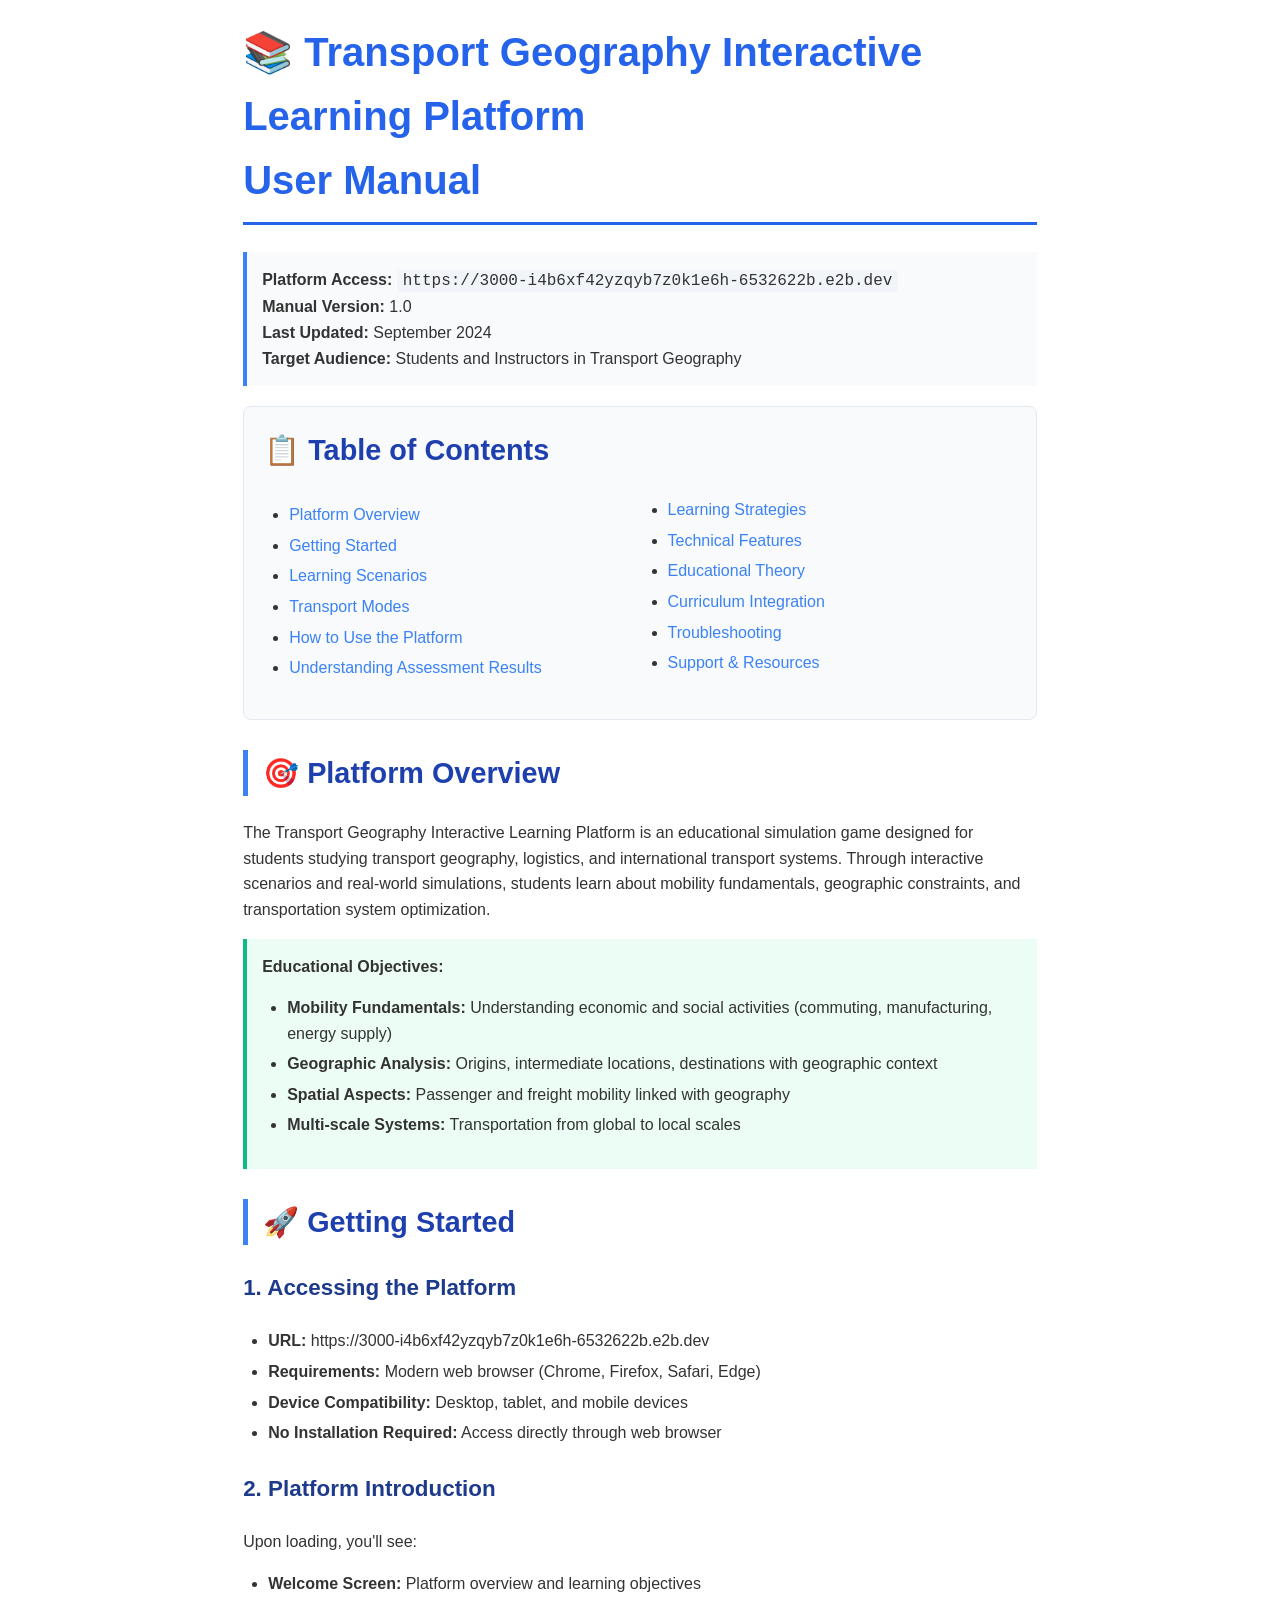
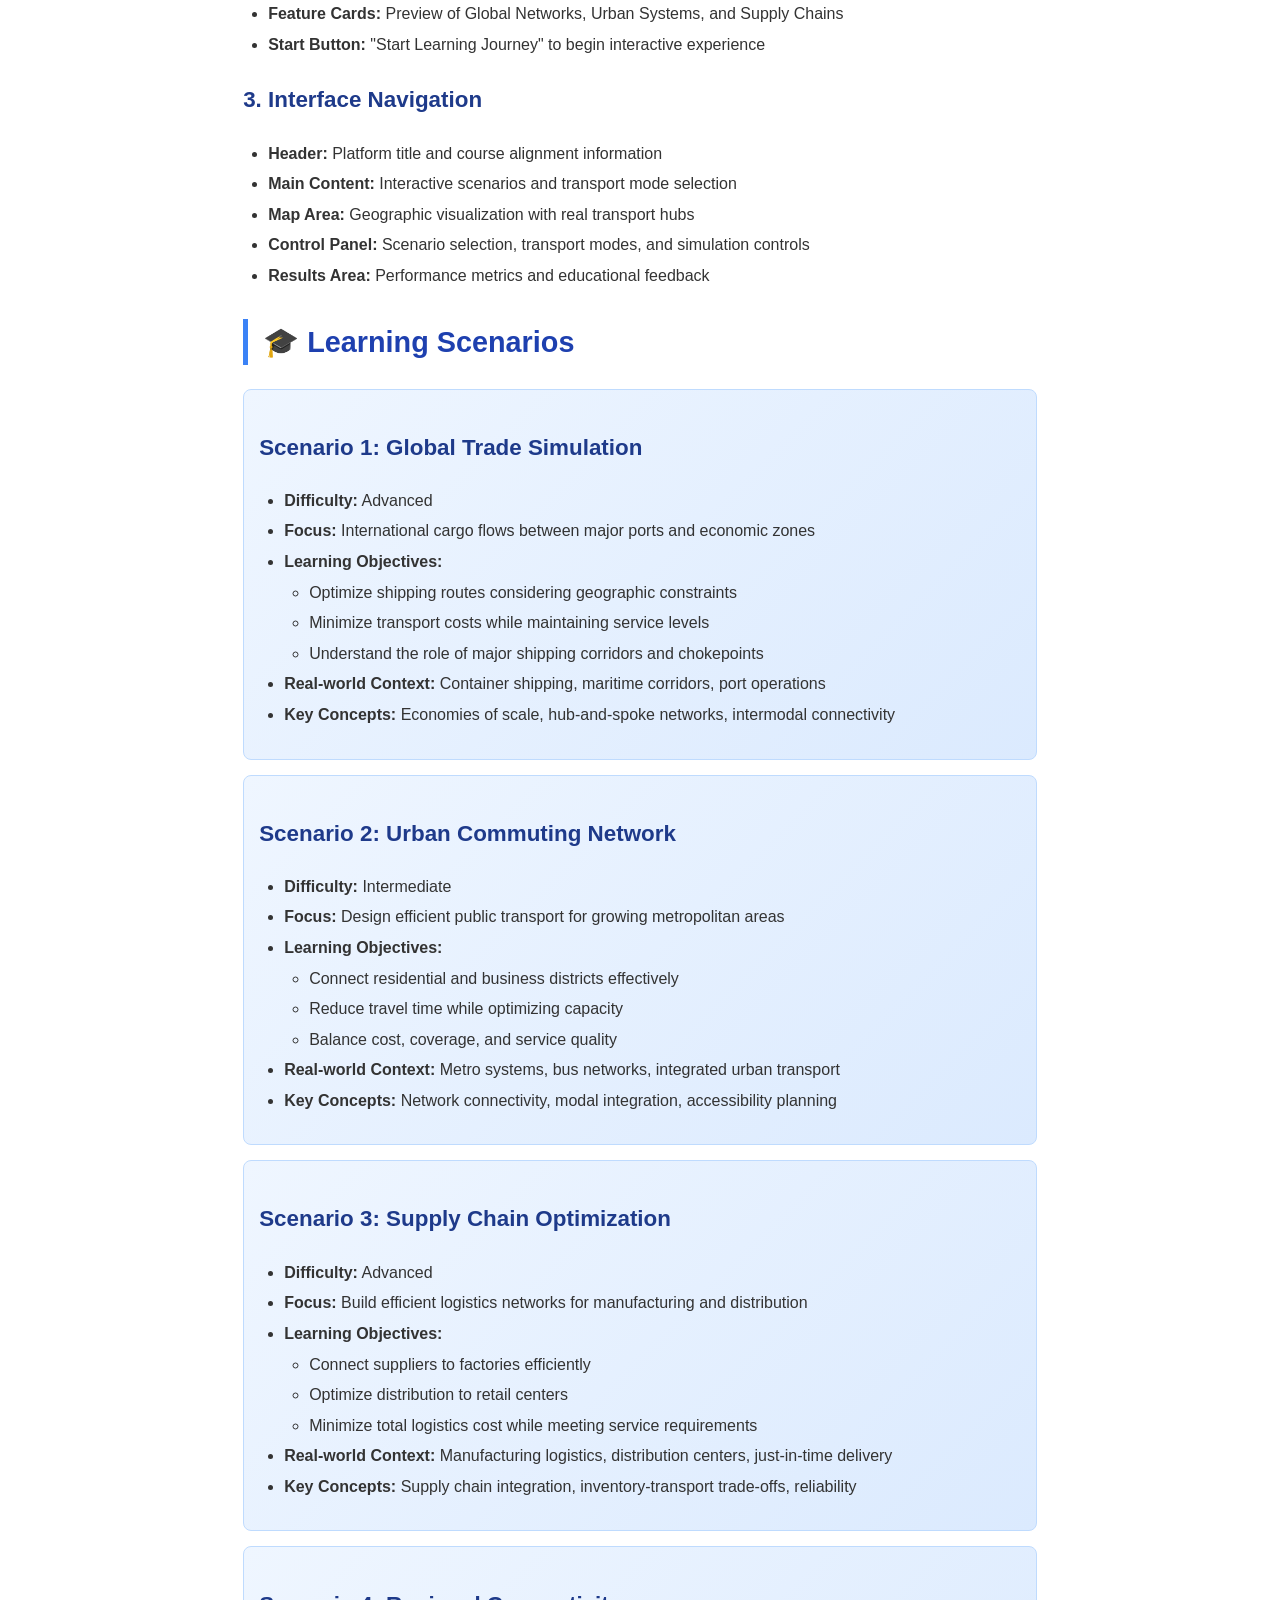
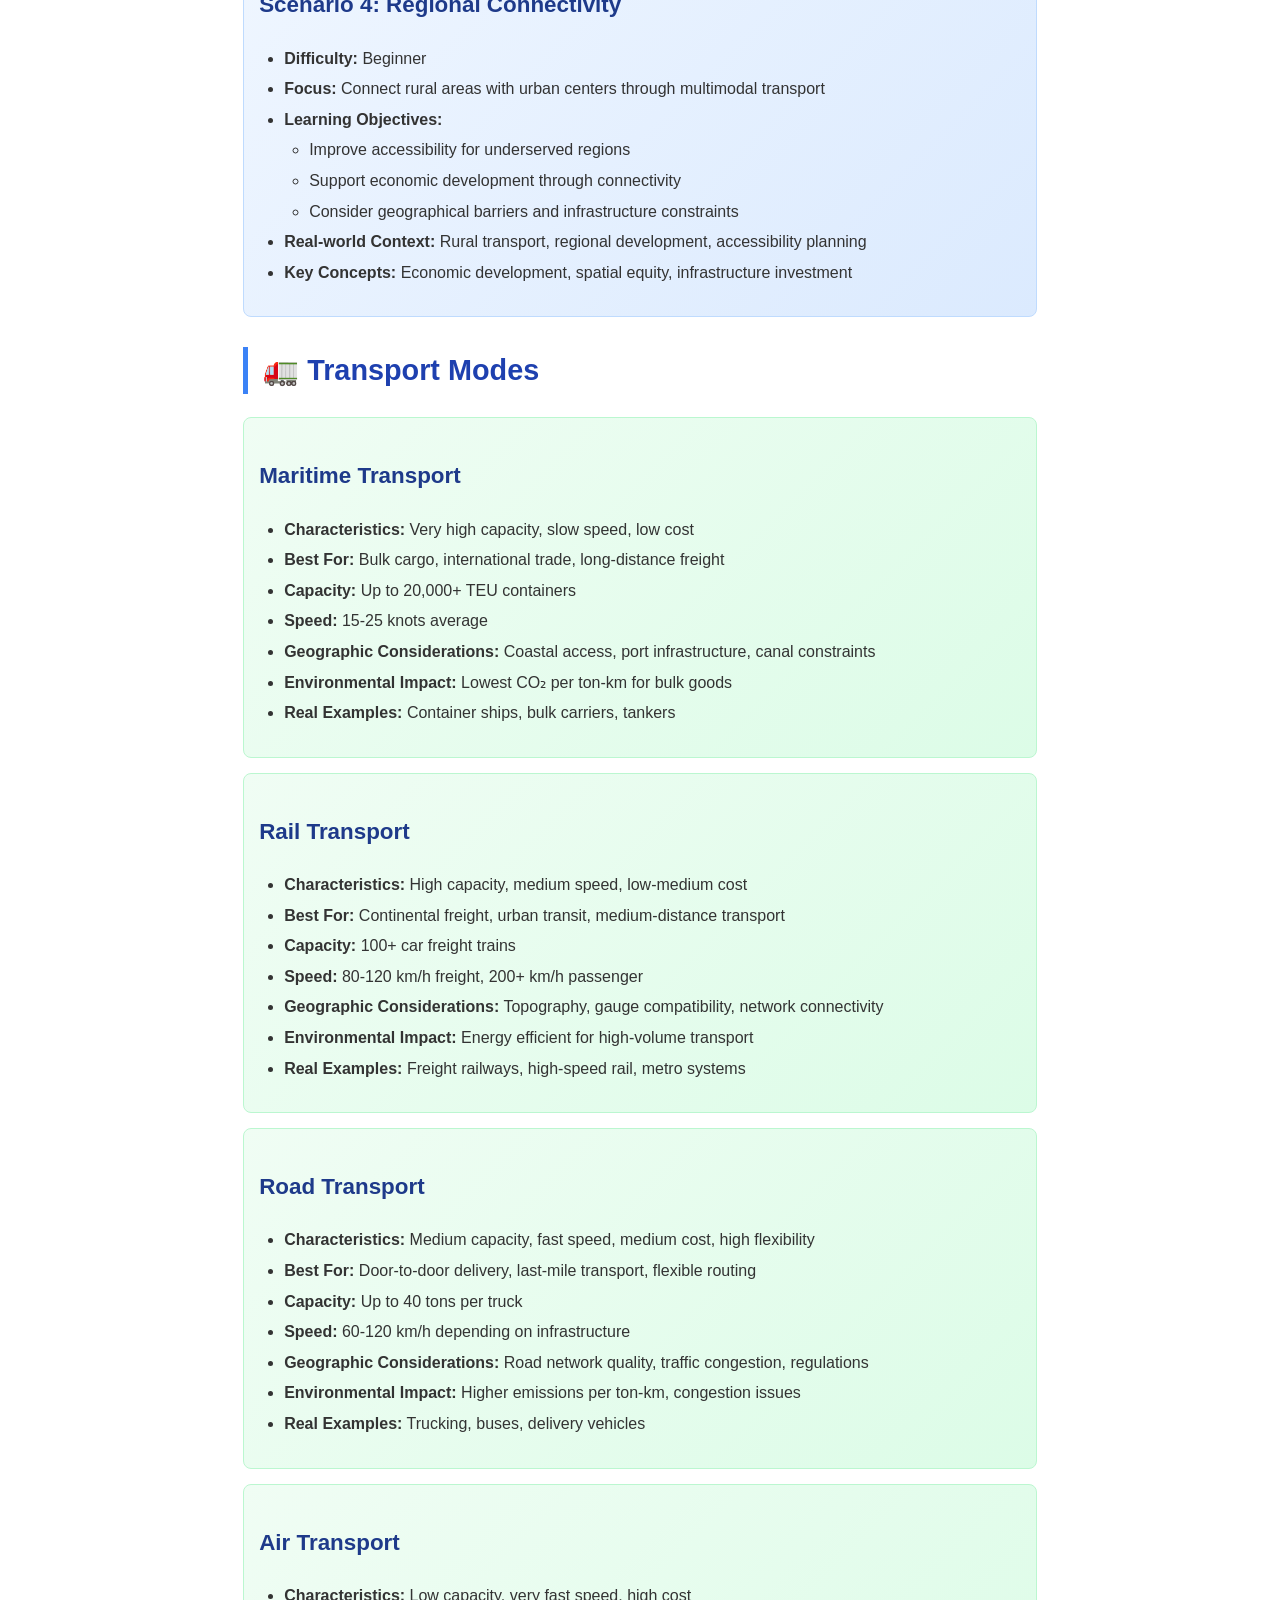
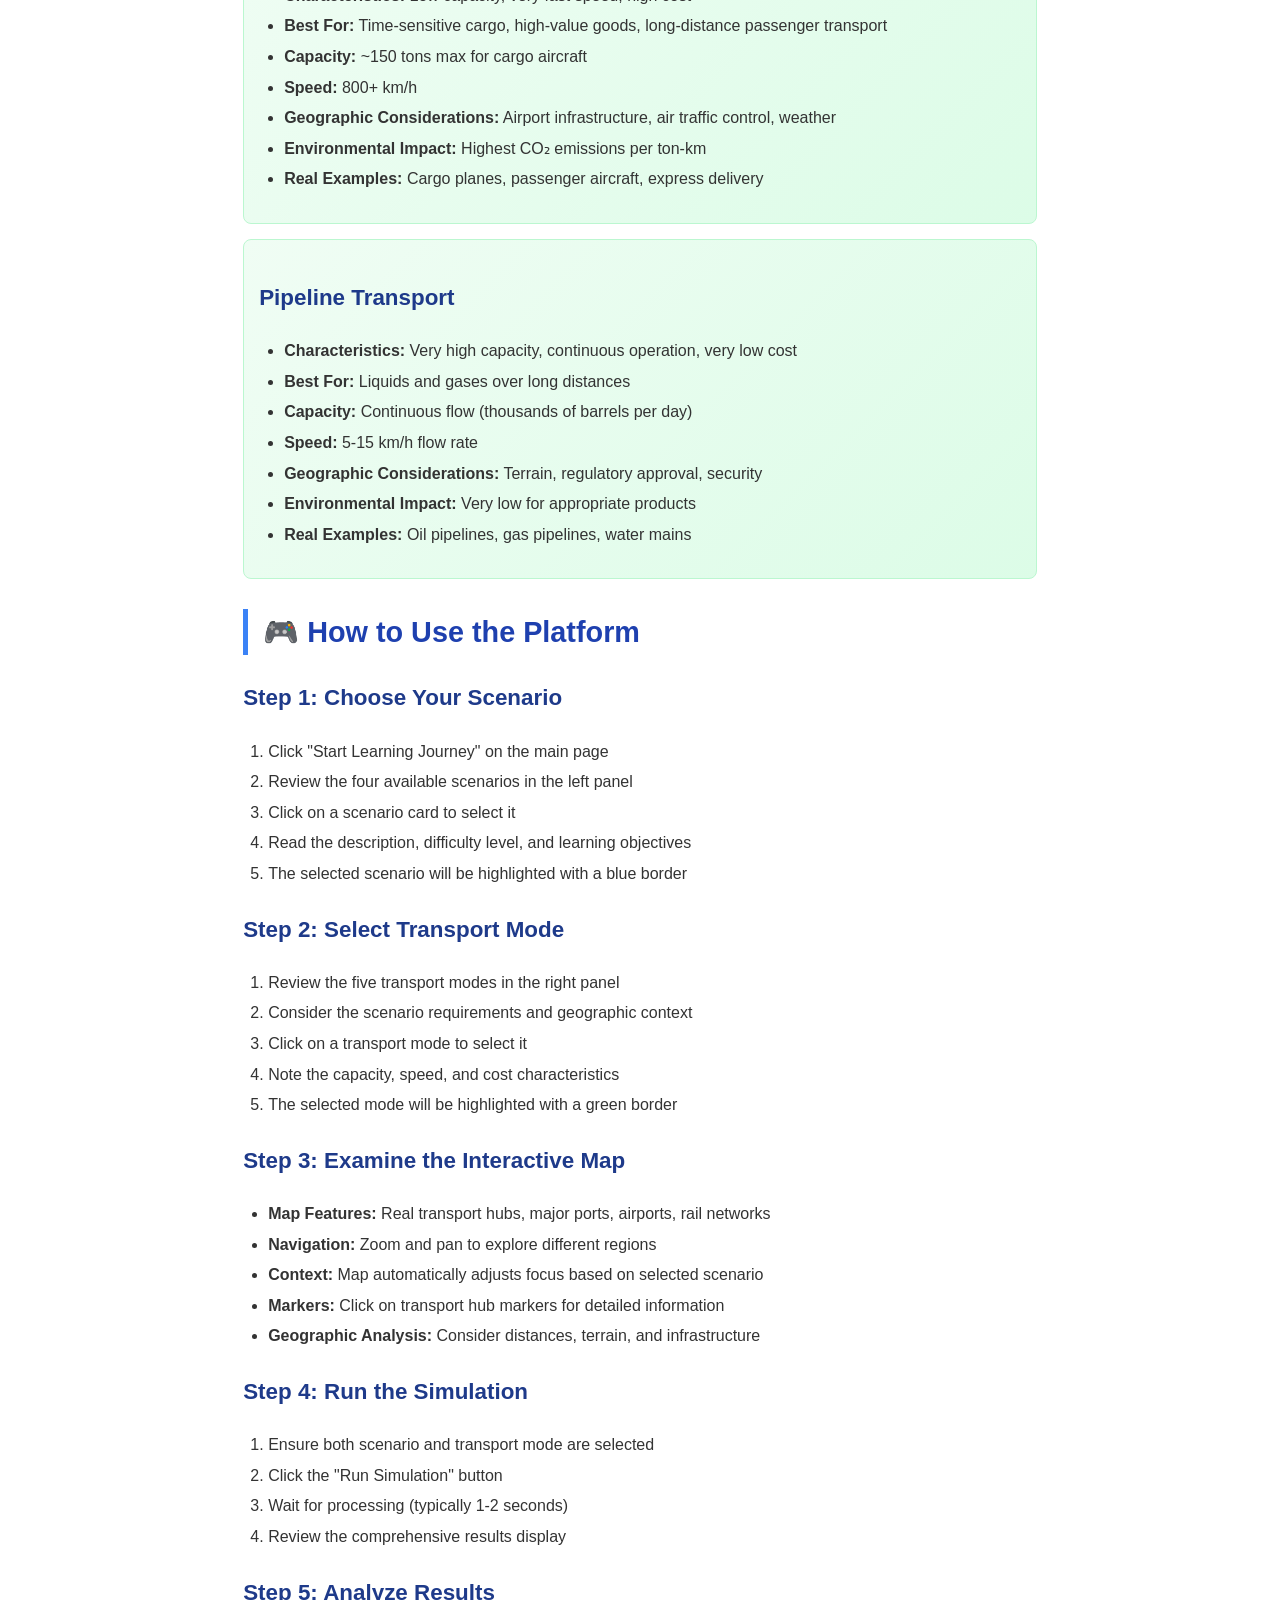
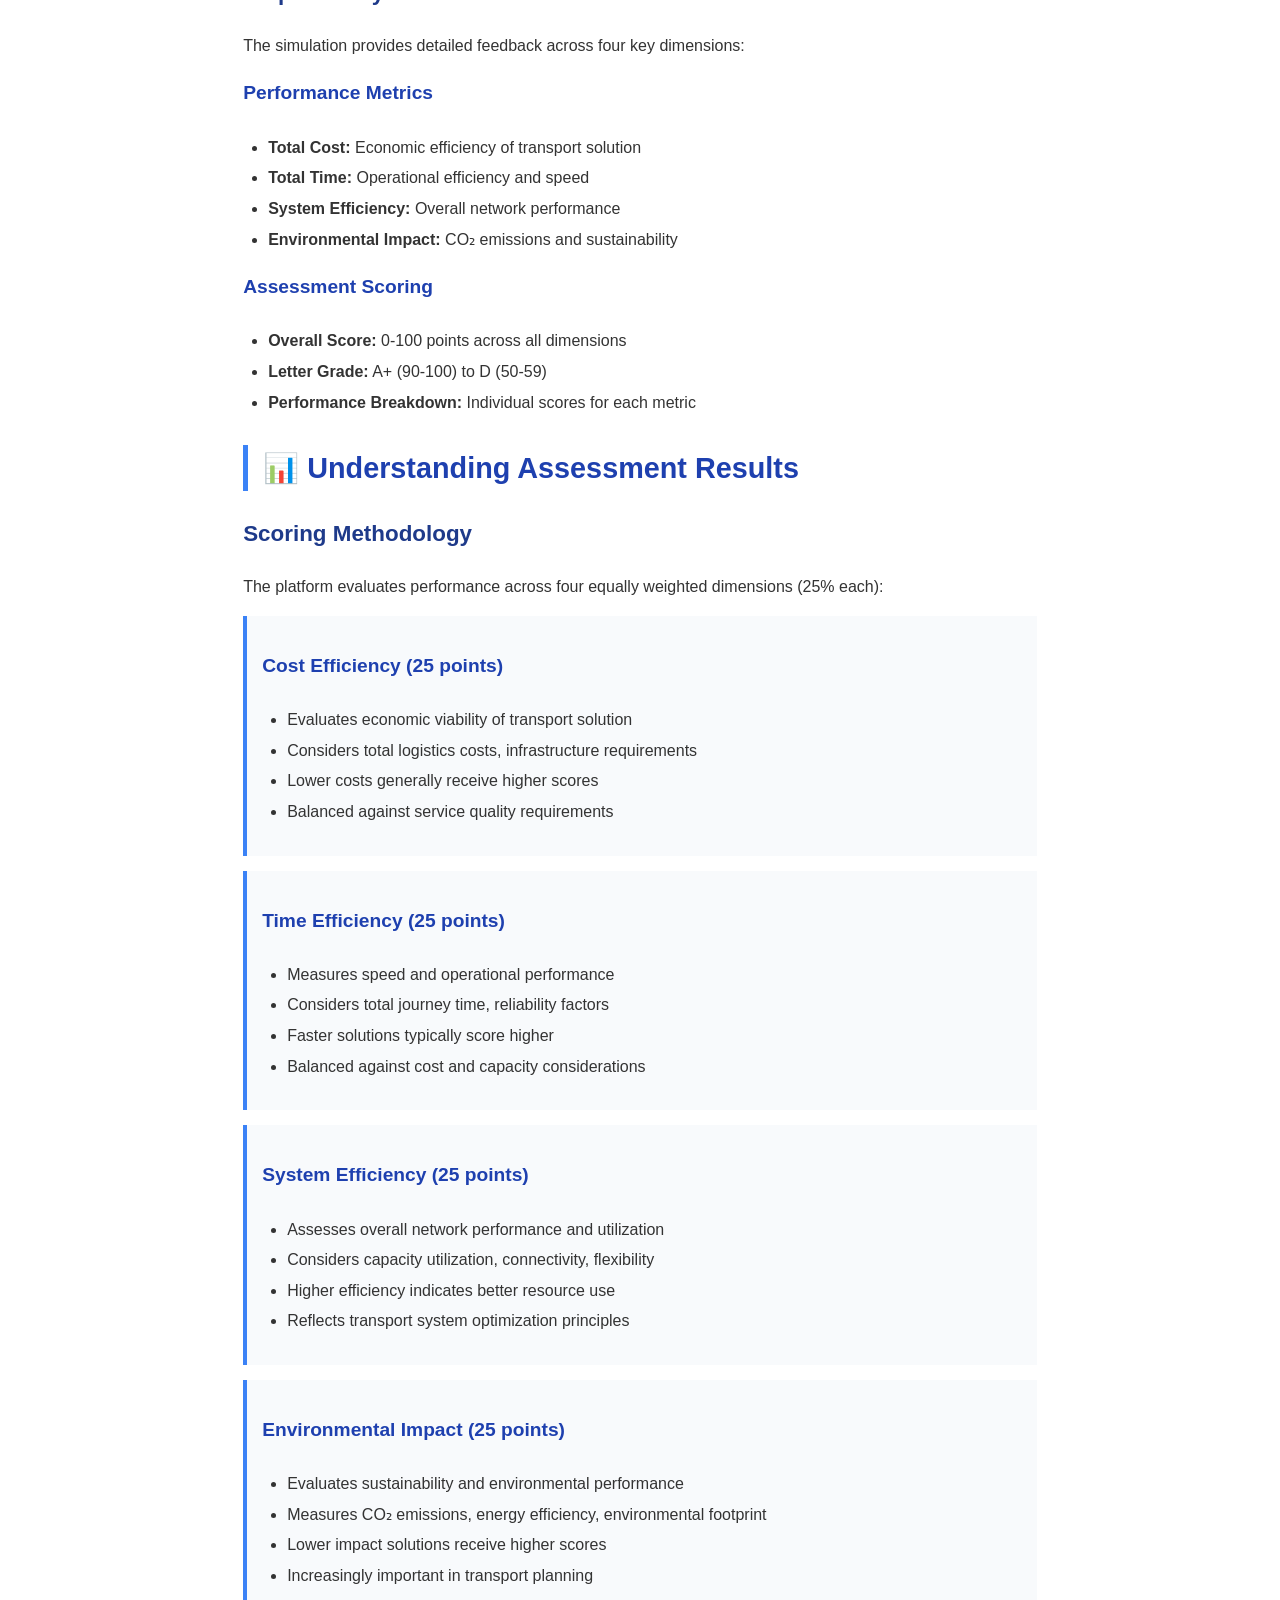
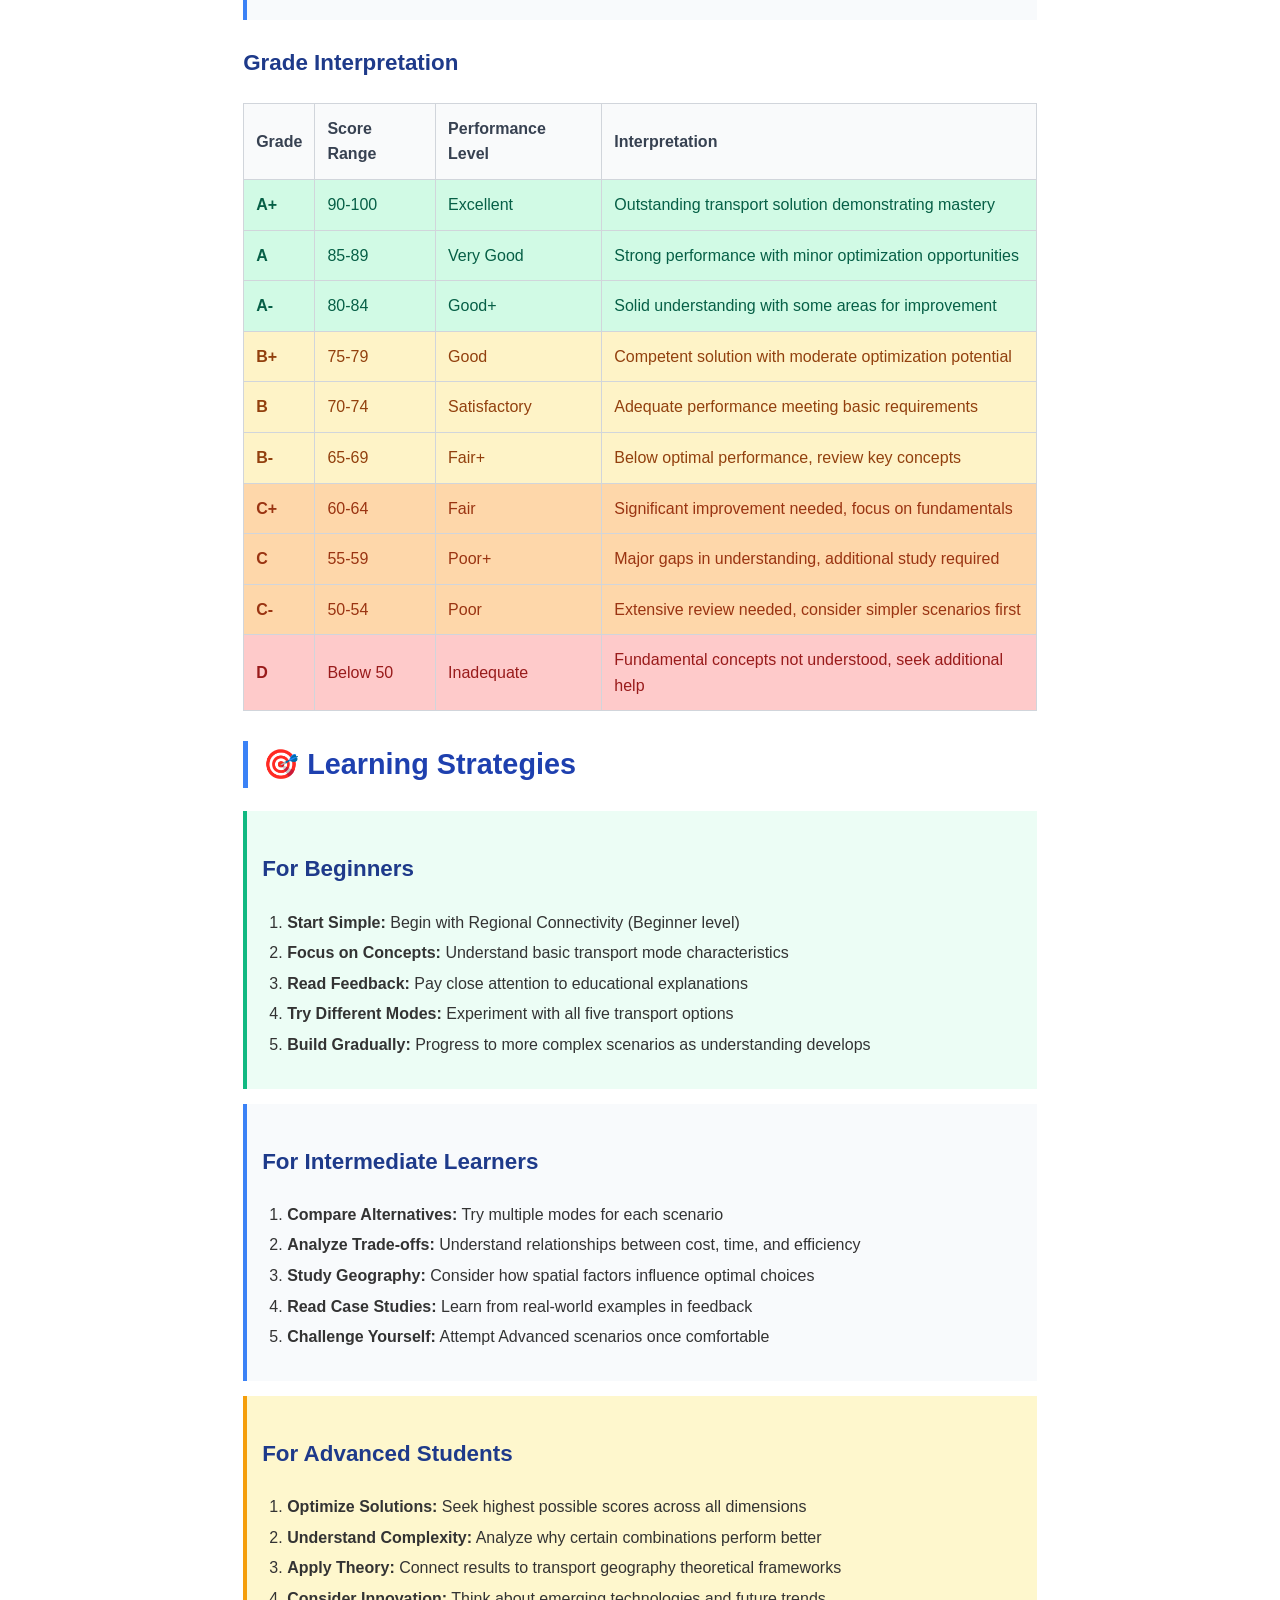
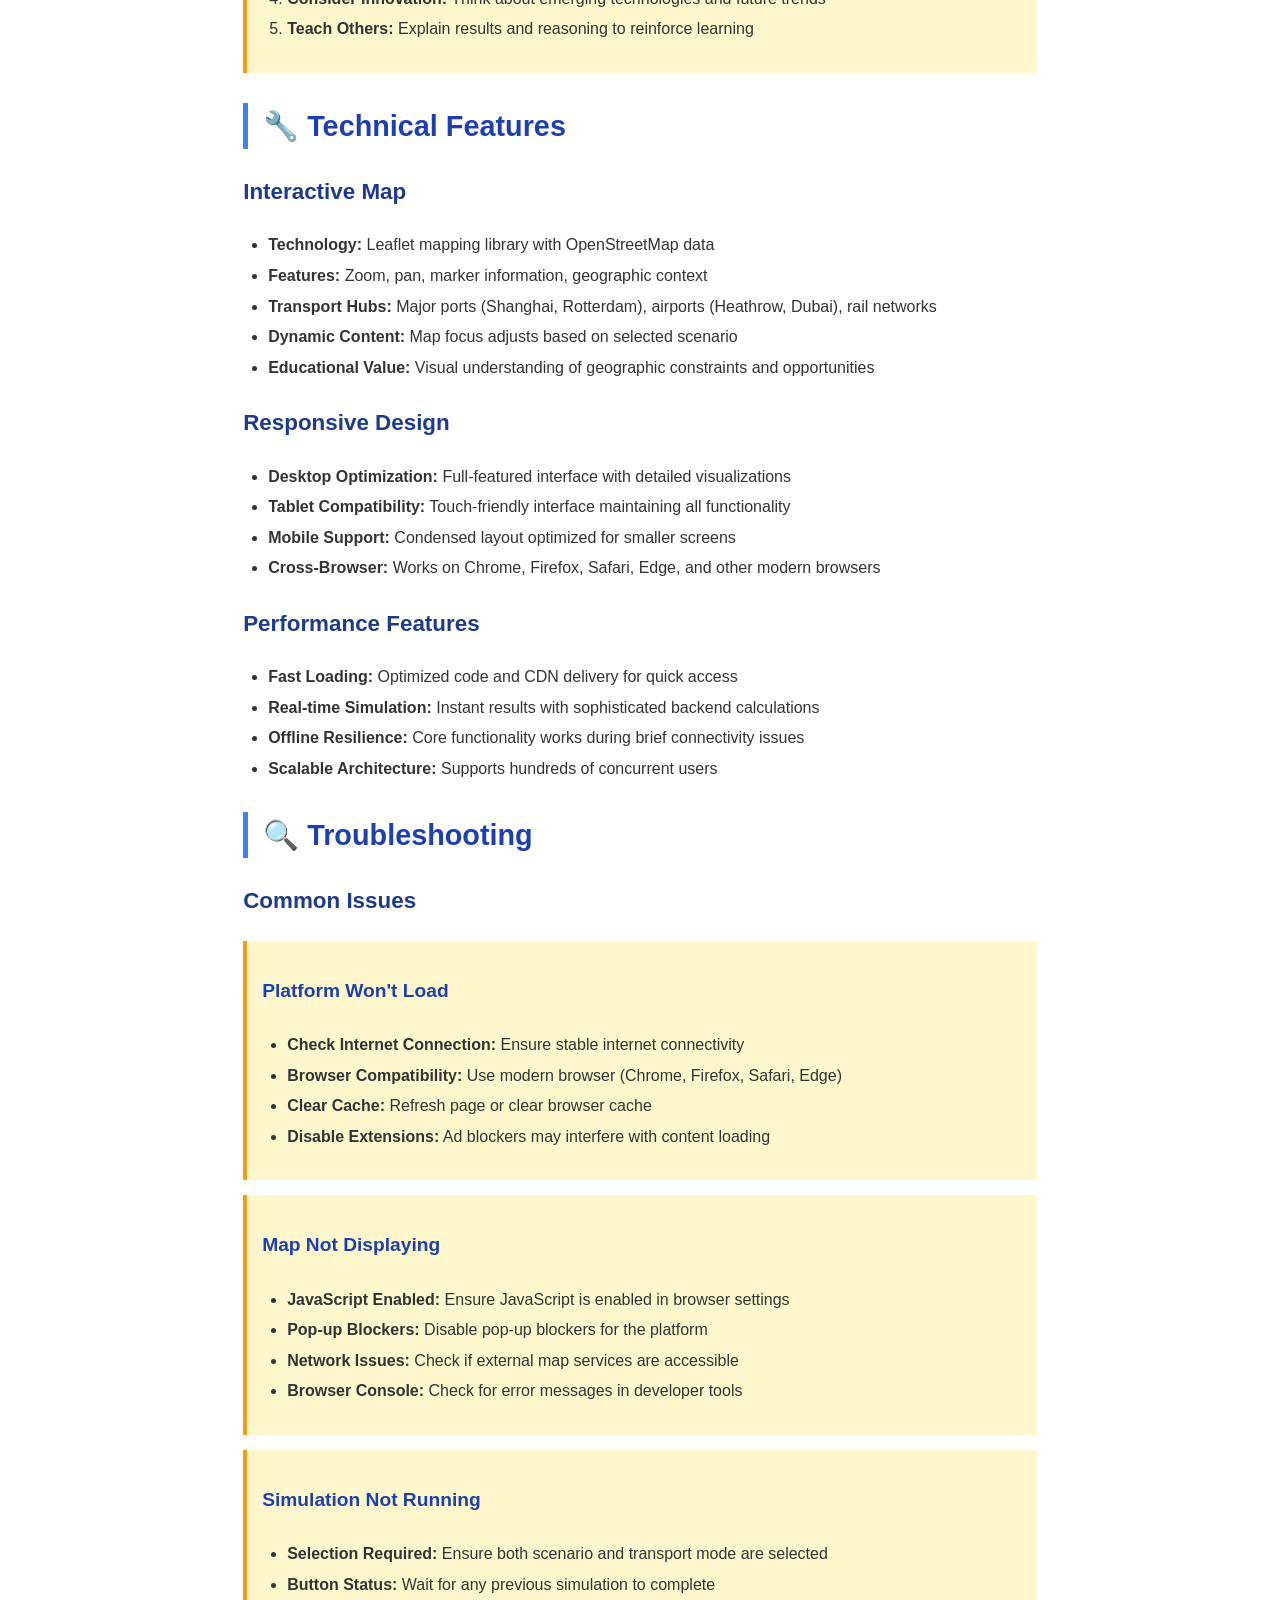
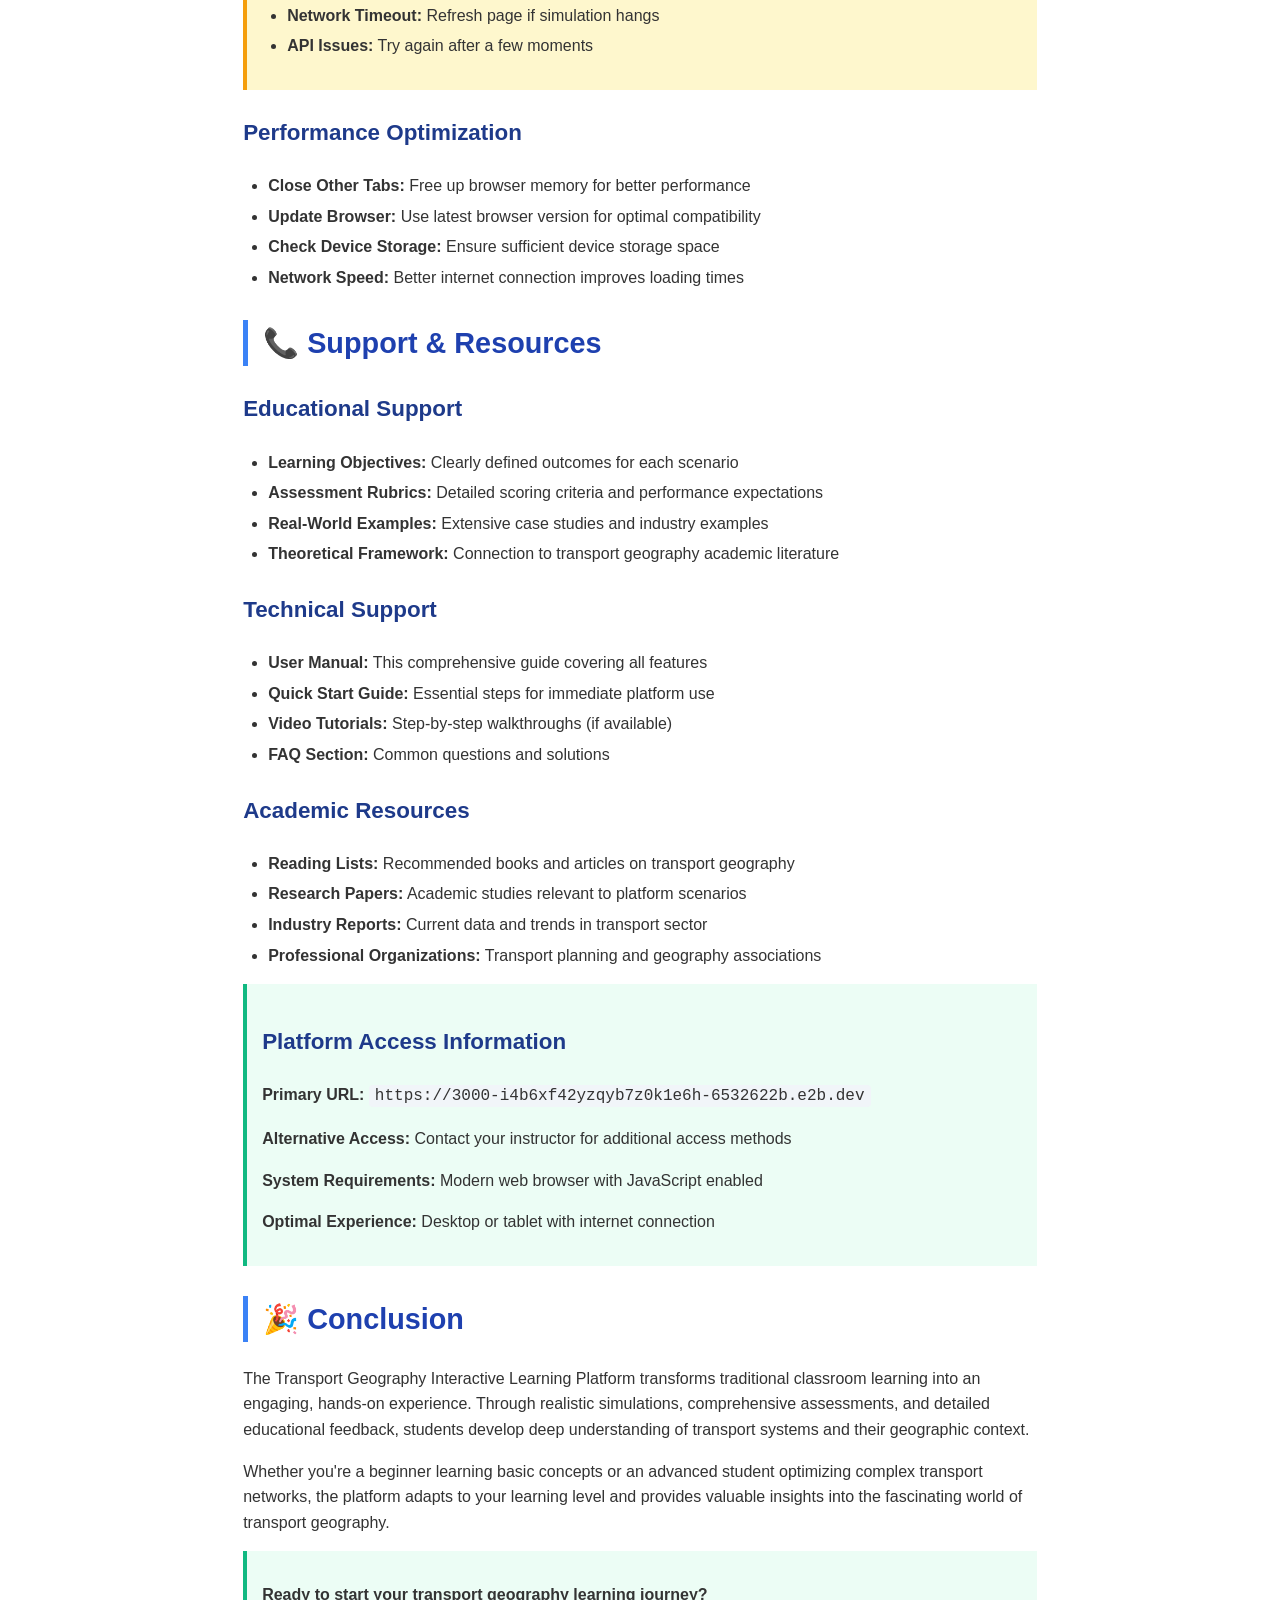
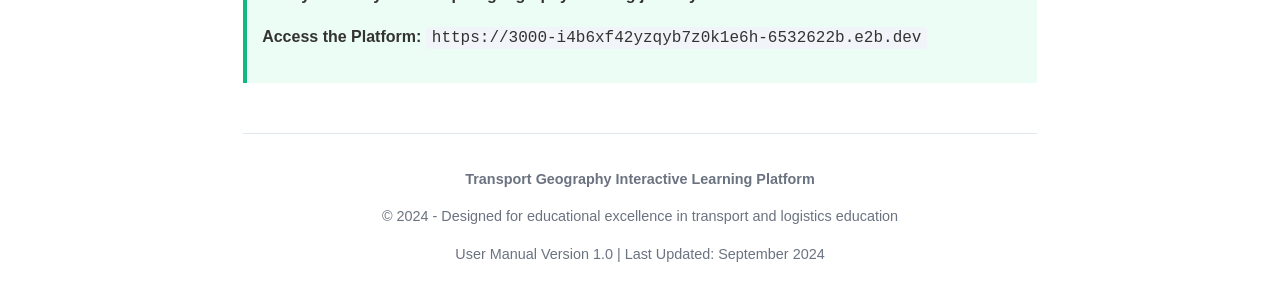
<file: public/static/user-manual.html>
<!DOCTYPE html>
<html lang="en">
<head>
    <meta charset="UTF-8">
    <meta name="viewport" content="width=device-width, initial-scale=1.0">
    <title>Transport Geography Interactive Learning Platform - User Manual</title>
    <style>
        body {
            font-family: 'Arial', 'Helvetica', sans-serif;
            line-height: 1.6;
            max-width: 210mm;
            margin: 0 auto;
            padding: 20px;
            color: #333;
            background: white;
        }
        
        h1 {
            color: #2563eb;
            border-bottom: 3px solid #2563eb;
            padding-bottom: 10px;
            font-size: 2.5em;
            margin-top: 0;
        }
        
        h2 {
            color: #1e40af;
            border-left: 5px solid #3b82f6;
            padding-left: 15px;
            margin-top: 30px;
            font-size: 1.8em;
        }
        
        h3 {
            color: #1e3a8a;
            margin-top: 25px;
            font-size: 1.4em;
        }
        
        h4 {
            color: #1e40af;
            margin-top: 20px;
            font-size: 1.2em;
        }
        
        .toc {
            background: #f8fafc;
            border: 1px solid #e2e8f0;
            border-radius: 8px;
            padding: 20px;
            margin: 20px 0;
        }
        
        .toc h2 {
            color: #1e40af;
            margin-top: 0;
            border: none;
            padding: 0;
        }
        
        .toc ul {
            column-count: 2;
            column-gap: 30px;
        }
        
        .toc a {
            text-decoration: none;
            color: #3b82f6;
        }
        
        .toc a:hover {
            color: #1d4ed8;
            text-decoration: underline;
        }
        
        .scenario-card {
            background: linear-gradient(135deg, #eff6ff, #dbeafe);
            border: 1px solid #bfdbfe;
            border-radius: 8px;
            padding: 15px;
            margin: 15px 0;
        }
        
        .transport-mode {
            background: linear-gradient(135deg, #f0fdf4, #dcfce7);
            border: 1px solid #bbf7d0;
            border-radius: 8px;
            padding: 15px;
            margin: 15px 0;
        }
        
        .grade-table {
            width: 100%;
            border-collapse: collapse;
            margin: 20px 0;
        }
        
        .grade-table th,
        .grade-table td {
            border: 1px solid #d1d5db;
            padding: 12px;
            text-align: left;
        }
        
        .grade-table th {
            background: #f9fafb;
            font-weight: bold;
            color: #374151;
        }
        
        .grade-a { background: #d1fae5; color: #065f46; }
        .grade-b { background: #fef3c7; color: #92400e; }
        .grade-c { background: #fed7aa; color: #9a3412; }
        .grade-d { background: #fecaca; color: #991b1b; }
        
        .feature-box {
            background: #f8fafc;
            border-left: 4px solid #3b82f6;
            padding: 15px;
            margin: 15px 0;
        }
        
        .warning-box {
            background: #fef7cd;
            border-left: 4px solid #f59e0b;
            padding: 15px;
            margin: 15px 0;
        }
        
        .success-box {
            background: #ecfdf5;
            border-left: 4px solid #10b981;
            padding: 15px;
            margin: 15px 0;
        }
        
        ul, ol {
            padding-left: 25px;
        }
        
        li {
            margin: 5px 0;
        }
        
        code {
            background: #f1f5f9;
            padding: 2px 6px;
            border-radius: 4px;
            font-family: 'Courier New', monospace;
        }
        
        .page-break {
            page-break-before: always;
        }
        
        .no-break {
            page-break-inside: avoid;
        }
        
        .footer {
            margin-top: 50px;
            padding-top: 20px;
            border-top: 1px solid #e2e8f0;
            text-align: center;
            color: #6b7280;
            font-size: 0.9em;
        }
        
        @media print {
            body {
                margin: 0;
                padding: 15px;
                font-size: 12pt;
                line-height: 1.4;
            }
            
            h1 { font-size: 24pt; }
            h2 { font-size: 18pt; }
            h3 { font-size: 16pt; }
            h4 { font-size: 14pt; }
            
            .toc ul {
                column-count: 1;
            }
            
            .page-break {
                page-break-before: always;
            }
            
            .no-break {
                page-break-inside: avoid;
            }
        }
    </style>
</head>
<body>
    <h1>📚 Transport Geography Interactive Learning Platform<br>User Manual</h1>
    
    <div class="feature-box">
        <strong>Platform Access:</strong> <code>https://3000-i4b6xf42yzqyb7z0k1e6h-6532622b.e2b.dev</code><br>
        <strong>Manual Version:</strong> 1.0<br>
        <strong>Last Updated:</strong> September 2024<br>
        <strong>Target Audience:</strong> Students and Instructors in Transport Geography
    </div>

    <div class="toc">
        <h2>📋 Table of Contents</h2>
        <ul>
            <li><a href="#overview">Platform Overview</a></li>
            <li><a href="#getting-started">Getting Started</a></li>
            <li><a href="#learning-scenarios">Learning Scenarios</a></li>
            <li><a href="#transport-modes">Transport Modes</a></li>
            <li><a href="#how-to-use">How to Use the Platform</a></li>
            <li><a href="#assessment">Understanding Assessment Results</a></li>
            <li><a href="#learning-strategies">Learning Strategies</a></li>
            <li><a href="#technical-features">Technical Features</a></li>
            <li><a href="#educational-theory">Educational Theory</a></li>
            <li><a href="#curriculum-integration">Curriculum Integration</a></li>
            <li><a href="#troubleshooting">Troubleshooting</a></li>
            <li><a href="#support">Support & Resources</a></li>
        </ul>
    </div>

    <div class="page-break"></div>

    <h2 id="overview">🎯 Platform Overview</h2>
    
    <p>The Transport Geography Interactive Learning Platform is an educational simulation game designed for students studying transport geography, logistics, and international transport systems. Through interactive scenarios and real-world simulations, students learn about mobility fundamentals, geographic constraints, and transportation system optimization.</p>

    <div class="success-box no-break">
        <strong>Educational Objectives:</strong>
        <ul>
            <li><strong>Mobility Fundamentals:</strong> Understanding economic and social activities (commuting, manufacturing, energy supply)</li>
            <li><strong>Geographic Analysis:</strong> Origins, intermediate locations, destinations with geographic context</li>
            <li><strong>Spatial Aspects:</strong> Passenger and freight mobility linked with geography</li>
            <li><strong>Multi-scale Systems:</strong> Transportation from global to local scales</li>
        </ul>
    </div>

    <h2 id="getting-started">🚀 Getting Started</h2>

    <h3>1. Accessing the Platform</h3>
    <ul>
        <li><strong>URL:</strong> https://3000-i4b6xf42yzqyb7z0k1e6h-6532622b.e2b.dev</li>
        <li><strong>Requirements:</strong> Modern web browser (Chrome, Firefox, Safari, Edge)</li>
        <li><strong>Device Compatibility:</strong> Desktop, tablet, and mobile devices</li>
        <li><strong>No Installation Required:</strong> Access directly through web browser</li>
    </ul>

    <h3>2. Platform Introduction</h3>
    <p>Upon loading, you'll see:</p>
    <ul>
        <li><strong>Welcome Screen:</strong> Platform overview and learning objectives</li>
        <li><strong>Feature Cards:</strong> Preview of Global Networks, Urban Systems, and Supply Chains</li>
        <li><strong>Start Button:</strong> "Start Learning Journey" to begin interactive experience</li>
    </ul>

    <h3>3. Interface Navigation</h3>
    <ul>
        <li><strong>Header:</strong> Platform title and course alignment information</li>
        <li><strong>Main Content:</strong> Interactive scenarios and transport mode selection</li>
        <li><strong>Map Area:</strong> Geographic visualization with real transport hubs</li>
        <li><strong>Control Panel:</strong> Scenario selection, transport modes, and simulation controls</li>
        <li><strong>Results Area:</strong> Performance metrics and educational feedback</li>
    </ul>

    <div class="page-break"></div>

    <h2 id="learning-scenarios">🎓 Learning Scenarios</h2>

    <div class="scenario-card no-break">
        <h3>Scenario 1: Global Trade Simulation</h3>
        <ul>
            <li><strong>Difficulty:</strong> Advanced</li>
            <li><strong>Focus:</strong> International cargo flows between major ports and economic zones</li>
            <li><strong>Learning Objectives:</strong>
                <ul>
                    <li>Optimize shipping routes considering geographic constraints</li>
                    <li>Minimize transport costs while maintaining service levels</li>
                    <li>Understand the role of major shipping corridors and chokepoints</li>
                </ul>
            </li>
            <li><strong>Real-world Context:</strong> Container shipping, maritime corridors, port operations</li>
            <li><strong>Key Concepts:</strong> Economies of scale, hub-and-spoke networks, intermodal connectivity</li>
        </ul>
    </div>

    <div class="scenario-card no-break">
        <h3>Scenario 2: Urban Commuting Network</h3>
        <ul>
            <li><strong>Difficulty:</strong> Intermediate</li>
            <li><strong>Focus:</strong> Design efficient public transport for growing metropolitan areas</li>
            <li><strong>Learning Objectives:</strong>
                <ul>
                    <li>Connect residential and business districts effectively</li>
                    <li>Reduce travel time while optimizing capacity</li>
                    <li>Balance cost, coverage, and service quality</li>
                </ul>
            </li>
            <li><strong>Real-world Context:</strong> Metro systems, bus networks, integrated urban transport</li>
            <li><strong>Key Concepts:</strong> Network connectivity, modal integration, accessibility planning</li>
        </ul>
    </div>

    <div class="scenario-card no-break">
        <h3>Scenario 3: Supply Chain Optimization</h3>
        <ul>
            <li><strong>Difficulty:</strong> Advanced</li>
            <li><strong>Focus:</strong> Build efficient logistics networks for manufacturing and distribution</li>
            <li><strong>Learning Objectives:</strong>
                <ul>
                    <li>Connect suppliers to factories efficiently</li>
                    <li>Optimize distribution to retail centers</li>
                    <li>Minimize total logistics cost while meeting service requirements</li>
                </ul>
            </li>
            <li><strong>Real-world Context:</strong> Manufacturing logistics, distribution centers, just-in-time delivery</li>
            <li><strong>Key Concepts:</strong> Supply chain integration, inventory-transport trade-offs, reliability</li>
        </ul>
    </div>

    <div class="scenario-card no-break">
        <h3>Scenario 4: Regional Connectivity</h3>
        <ul>
            <li><strong>Difficulty:</strong> Beginner</li>
            <li><strong>Focus:</strong> Connect rural areas with urban centers through multimodal transport</li>
            <li><strong>Learning Objectives:</strong>
                <ul>
                    <li>Improve accessibility for underserved regions</li>
                    <li>Support economic development through connectivity</li>
                    <li>Consider geographical barriers and infrastructure constraints</li>
                </ul>
            </li>
            <li><strong>Real-world Context:</strong> Rural transport, regional development, accessibility planning</li>
            <li><strong>Key Concepts:</strong> Economic development, spatial equity, infrastructure investment</li>
        </ul>
    </div>

    <div class="page-break"></div>

    <h2 id="transport-modes">🚛 Transport Modes</h2>

    <div class="transport-mode no-break">
        <h3>Maritime Transport</h3>
        <ul>
            <li><strong>Characteristics:</strong> Very high capacity, slow speed, low cost</li>
            <li><strong>Best For:</strong> Bulk cargo, international trade, long-distance freight</li>
            <li><strong>Capacity:</strong> Up to 20,000+ TEU containers</li>
            <li><strong>Speed:</strong> 15-25 knots average</li>
            <li><strong>Geographic Considerations:</strong> Coastal access, port infrastructure, canal constraints</li>
            <li><strong>Environmental Impact:</strong> Lowest CO₂ per ton-km for bulk goods</li>
            <li><strong>Real Examples:</strong> Container ships, bulk carriers, tankers</li>
        </ul>
    </div>

    <div class="transport-mode no-break">
        <h3>Rail Transport</h3>
        <ul>
            <li><strong>Characteristics:</strong> High capacity, medium speed, low-medium cost</li>
            <li><strong>Best For:</strong> Continental freight, urban transit, medium-distance transport</li>
            <li><strong>Capacity:</strong> 100+ car freight trains</li>
            <li><strong>Speed:</strong> 80-120 km/h freight, 200+ km/h passenger</li>
            <li><strong>Geographic Considerations:</strong> Topography, gauge compatibility, network connectivity</li>
            <li><strong>Environmental Impact:</strong> Energy efficient for high-volume transport</li>
            <li><strong>Real Examples:</strong> Freight railways, high-speed rail, metro systems</li>
        </ul>
    </div>

    <div class="transport-mode no-break">
        <h3>Road Transport</h3>
        <ul>
            <li><strong>Characteristics:</strong> Medium capacity, fast speed, medium cost, high flexibility</li>
            <li><strong>Best For:</strong> Door-to-door delivery, last-mile transport, flexible routing</li>
            <li><strong>Capacity:</strong> Up to 40 tons per truck</li>
            <li><strong>Speed:</strong> 60-120 km/h depending on infrastructure</li>
            <li><strong>Geographic Considerations:</strong> Road network quality, traffic congestion, regulations</li>
            <li><strong>Environmental Impact:</strong> Higher emissions per ton-km, congestion issues</li>
            <li><strong>Real Examples:</strong> Trucking, buses, delivery vehicles</li>
        </ul>
    </div>

    <div class="transport-mode no-break">
        <h3>Air Transport</h3>
        <ul>
            <li><strong>Characteristics:</strong> Low capacity, very fast speed, high cost</li>
            <li><strong>Best For:</strong> Time-sensitive cargo, high-value goods, long-distance passenger transport</li>
            <li><strong>Capacity:</strong> ~150 tons max for cargo aircraft</li>
            <li><strong>Speed:</strong> 800+ km/h</li>
            <li><strong>Geographic Considerations:</strong> Airport infrastructure, air traffic control, weather</li>
            <li><strong>Environmental Impact:</strong> Highest CO₂ emissions per ton-km</li>
            <li><strong>Real Examples:</strong> Cargo planes, passenger aircraft, express delivery</li>
        </ul>
    </div>

    <div class="transport-mode no-break">
        <h3>Pipeline Transport</h3>
        <ul>
            <li><strong>Characteristics:</strong> Very high capacity, continuous operation, very low cost</li>
            <li><strong>Best For:</strong> Liquids and gases over long distances</li>
            <li><strong>Capacity:</strong> Continuous flow (thousands of barrels per day)</li>
            <li><strong>Speed:</strong> 5-15 km/h flow rate</li>
            <li><strong>Geographic Considerations:</strong> Terrain, regulatory approval, security</li>
            <li><strong>Environmental Impact:</strong> Very low for appropriate products</li>
            <li><strong>Real Examples:</strong> Oil pipelines, gas pipelines, water mains</li>
        </ul>
    </div>

    <div class="page-break"></div>

    <h2 id="how-to-use">🎮 How to Use the Platform</h2>

    <h3>Step 1: Choose Your Scenario</h3>
    <ol>
        <li>Click "Start Learning Journey" on the main page</li>
        <li>Review the four available scenarios in the left panel</li>
        <li>Click on a scenario card to select it</li>
        <li>Read the description, difficulty level, and learning objectives</li>
        <li>The selected scenario will be highlighted with a blue border</li>
    </ol>

    <h3>Step 2: Select Transport Mode</h3>
    <ol>
        <li>Review the five transport modes in the right panel</li>
        <li>Consider the scenario requirements and geographic context</li>
        <li>Click on a transport mode to select it</li>
        <li>Note the capacity, speed, and cost characteristics</li>
        <li>The selected mode will be highlighted with a green border</li>
    </ol>

    <h3>Step 3: Examine the Interactive Map</h3>
    <ul>
        <li><strong>Map Features:</strong> Real transport hubs, major ports, airports, rail networks</li>
        <li><strong>Navigation:</strong> Zoom and pan to explore different regions</li>
        <li><strong>Context:</strong> Map automatically adjusts focus based on selected scenario</li>
        <li><strong>Markers:</strong> Click on transport hub markers for detailed information</li>
        <li><strong>Geographic Analysis:</strong> Consider distances, terrain, and infrastructure</li>
    </ul>

    <h3>Step 4: Run the Simulation</h3>
    <ol>
        <li>Ensure both scenario and transport mode are selected</li>
        <li>Click the "Run Simulation" button</li>
        <li>Wait for processing (typically 1-2 seconds)</li>
        <li>Review the comprehensive results display</li>
    </ol>

    <h3>Step 5: Analyze Results</h3>
    <p>The simulation provides detailed feedback across four key dimensions:</p>

    <h4>Performance Metrics</h4>
    <ul>
        <li><strong>Total Cost:</strong> Economic efficiency of transport solution</li>
        <li><strong>Total Time:</strong> Operational efficiency and speed</li>
        <li><strong>System Efficiency:</strong> Overall network performance</li>
        <li><strong>Environmental Impact:</strong> CO₂ emissions and sustainability</li>
    </ul>

    <h4>Assessment Scoring</h4>
    <ul>
        <li><strong>Overall Score:</strong> 0-100 points across all dimensions</li>
        <li><strong>Letter Grade:</strong> A+ (90-100) to D (50-59)</li>
        <li><strong>Performance Breakdown:</strong> Individual scores for each metric</li>
    </ul>

    <div class="page-break"></div>

    <h2 id="assessment">📊 Understanding Assessment Results</h2>

    <h3>Scoring Methodology</h3>
    <p>The platform evaluates performance across four equally weighted dimensions (25% each):</p>

    <div class="feature-box no-break">
        <h4>Cost Efficiency (25 points)</h4>
        <ul>
            <li>Evaluates economic viability of transport solution</li>
            <li>Considers total logistics costs, infrastructure requirements</li>
            <li>Lower costs generally receive higher scores</li>
            <li>Balanced against service quality requirements</li>
        </ul>
    </div>

    <div class="feature-box no-break">
        <h4>Time Efficiency (25 points)</h4>
        <ul>
            <li>Measures speed and operational performance</li>
            <li>Considers total journey time, reliability factors</li>
            <li>Faster solutions typically score higher</li>
            <li>Balanced against cost and capacity considerations</li>
        </ul>
    </div>

    <div class="feature-box no-break">
        <h4>System Efficiency (25 points)</h4>
        <ul>
            <li>Assesses overall network performance and utilization</li>
            <li>Considers capacity utilization, connectivity, flexibility</li>
            <li>Higher efficiency indicates better resource use</li>
            <li>Reflects transport system optimization principles</li>
        </ul>
    </div>

    <div class="feature-box no-break">
        <h4>Environmental Impact (25 points)</h4>
        <ul>
            <li>Evaluates sustainability and environmental performance</li>
            <li>Measures CO₂ emissions, energy efficiency, environmental footprint</li>
            <li>Lower impact solutions receive higher scores</li>
            <li>Increasingly important in transport planning</li>
        </ul>
    </div>

    <h3>Grade Interpretation</h3>
    <table class="grade-table">
        <tr>
            <th>Grade</th>
            <th>Score Range</th>
            <th>Performance Level</th>
            <th>Interpretation</th>
        </tr>
        <tr class="grade-a">
            <td><strong>A+</strong></td>
            <td>90-100</td>
            <td>Excellent</td>
            <td>Outstanding transport solution demonstrating mastery</td>
        </tr>
        <tr class="grade-a">
            <td><strong>A</strong></td>
            <td>85-89</td>
            <td>Very Good</td>
            <td>Strong performance with minor optimization opportunities</td>
        </tr>
        <tr class="grade-a">
            <td><strong>A-</strong></td>
            <td>80-84</td>
            <td>Good+</td>
            <td>Solid understanding with some areas for improvement</td>
        </tr>
        <tr class="grade-b">
            <td><strong>B+</strong></td>
            <td>75-79</td>
            <td>Good</td>
            <td>Competent solution with moderate optimization potential</td>
        </tr>
        <tr class="grade-b">
            <td><strong>B</strong></td>
            <td>70-74</td>
            <td>Satisfactory</td>
            <td>Adequate performance meeting basic requirements</td>
        </tr>
        <tr class="grade-b">
            <td><strong>B-</strong></td>
            <td>65-69</td>
            <td>Fair+</td>
            <td>Below optimal performance, review key concepts</td>
        </tr>
        <tr class="grade-c">
            <td><strong>C+</strong></td>
            <td>60-64</td>
            <td>Fair</td>
            <td>Significant improvement needed, focus on fundamentals</td>
        </tr>
        <tr class="grade-c">
            <td><strong>C</strong></td>
            <td>55-59</td>
            <td>Poor+</td>
            <td>Major gaps in understanding, additional study required</td>
        </tr>
        <tr class="grade-c">
            <td><strong>C-</strong></td>
            <td>50-54</td>
            <td>Poor</td>
            <td>Extensive review needed, consider simpler scenarios first</td>
        </tr>
        <tr class="grade-d">
            <td><strong>D</strong></td>
            <td>Below 50</td>
            <td>Inadequate</td>
            <td>Fundamental concepts not understood, seek additional help</td>
        </tr>
    </table>

    <div class="page-break"></div>

    <h2 id="learning-strategies">🎯 Learning Strategies</h2>

    <div class="success-box no-break">
        <h3>For Beginners</h3>
        <ol>
            <li><strong>Start Simple:</strong> Begin with Regional Connectivity (Beginner level)</li>
            <li><strong>Focus on Concepts:</strong> Understand basic transport mode characteristics</li>
            <li><strong>Read Feedback:</strong> Pay close attention to educational explanations</li>
            <li><strong>Try Different Modes:</strong> Experiment with all five transport options</li>
            <li><strong>Build Gradually:</strong> Progress to more complex scenarios as understanding develops</li>
        </ol>
    </div>

    <div class="feature-box no-break">
        <h3>For Intermediate Learners</h3>
        <ol>
            <li><strong>Compare Alternatives:</strong> Try multiple modes for each scenario</li>
            <li><strong>Analyze Trade-offs:</strong> Understand relationships between cost, time, and efficiency</li>
            <li><strong>Study Geography:</strong> Consider how spatial factors influence optimal choices</li>
            <li><strong>Read Case Studies:</strong> Learn from real-world examples in feedback</li>
            <li><strong>Challenge Yourself:</strong> Attempt Advanced scenarios once comfortable</li>
        </ol>
    </div>

    <div class="warning-box no-break">
        <h3>For Advanced Students</h3>
        <ol>
            <li><strong>Optimize Solutions:</strong> Seek highest possible scores across all dimensions</li>
            <li><strong>Understand Complexity:</strong> Analyze why certain combinations perform better</li>
            <li><strong>Apply Theory:</strong> Connect results to transport geography theoretical frameworks</li>
            <li><strong>Consider Innovation:</strong> Think about emerging technologies and future trends</li>
            <li><strong>Teach Others:</strong> Explain results and reasoning to reinforce learning</li>
        </ol>
    </div>

    <h2 id="technical-features">🔧 Technical Features</h2>

    <h3>Interactive Map</h3>
    <ul>
        <li><strong>Technology:</strong> Leaflet mapping library with OpenStreetMap data</li>
        <li><strong>Features:</strong> Zoom, pan, marker information, geographic context</li>
        <li><strong>Transport Hubs:</strong> Major ports (Shanghai, Rotterdam), airports (Heathrow, Dubai), rail networks</li>
        <li><strong>Dynamic Content:</strong> Map focus adjusts based on selected scenario</li>
        <li><strong>Educational Value:</strong> Visual understanding of geographic constraints and opportunities</li>
    </ul>

    <h3>Responsive Design</h3>
    <ul>
        <li><strong>Desktop Optimization:</strong> Full-featured interface with detailed visualizations</li>
        <li><strong>Tablet Compatibility:</strong> Touch-friendly interface maintaining all functionality</li>
        <li><strong>Mobile Support:</strong> Condensed layout optimized for smaller screens</li>
        <li><strong>Cross-Browser:</strong> Works on Chrome, Firefox, Safari, Edge, and other modern browsers</li>
    </ul>

    <h3>Performance Features</h3>
    <ul>
        <li><strong>Fast Loading:</strong> Optimized code and CDN delivery for quick access</li>
        <li><strong>Real-time Simulation:</strong> Instant results with sophisticated backend calculations</li>
        <li><strong>Offline Resilience:</strong> Core functionality works during brief connectivity issues</li>
        <li><strong>Scalable Architecture:</strong> Supports hundreds of concurrent users</li>
    </ul>

    <div class="page-break"></div>

    <h2 id="troubleshooting">🔍 Troubleshooting</h2>

    <h3>Common Issues</h3>

    <div class="warning-box no-break">
        <h4>Platform Won't Load</h4>
        <ul>
            <li><strong>Check Internet Connection:</strong> Ensure stable internet connectivity</li>
            <li><strong>Browser Compatibility:</strong> Use modern browser (Chrome, Firefox, Safari, Edge)</li>
            <li><strong>Clear Cache:</strong> Refresh page or clear browser cache</li>
            <li><strong>Disable Extensions:</strong> Ad blockers may interfere with content loading</li>
        </ul>
    </div>

    <div class="warning-box no-break">
        <h4>Map Not Displaying</h4>
        <ul>
            <li><strong>JavaScript Enabled:</strong> Ensure JavaScript is enabled in browser settings</li>
            <li><strong>Pop-up Blockers:</strong> Disable pop-up blockers for the platform</li>
            <li><strong>Network Issues:</strong> Check if external map services are accessible</li>
            <li><strong>Browser Console:</strong> Check for error messages in developer tools</li>
        </ul>
    </div>

    <div class="warning-box no-break">
        <h4>Simulation Not Running</h4>
        <ul>
            <li><strong>Selection Required:</strong> Ensure both scenario and transport mode are selected</li>
            <li><strong>Button Status:</strong> Wait for any previous simulation to complete</li>
            <li><strong>Network Timeout:</strong> Refresh page if simulation hangs</li>
            <li><strong>API Issues:</strong> Try again after a few moments</li>
        </ul>
    </div>

    <h3>Performance Optimization</h3>
    <ul>
        <li><strong>Close Other Tabs:</strong> Free up browser memory for better performance</li>
        <li><strong>Update Browser:</strong> Use latest browser version for optimal compatibility</li>
        <li><strong>Check Device Storage:</strong> Ensure sufficient device storage space</li>
        <li><strong>Network Speed:</strong> Better internet connection improves loading times</li>
    </ul>

    <div class="page-break"></div>

    <h2 id="support">📞 Support & Resources</h2>

    <h3>Educational Support</h3>
    <ul>
        <li><strong>Learning Objectives:</strong> Clearly defined outcomes for each scenario</li>
        <li><strong>Assessment Rubrics:</strong> Detailed scoring criteria and performance expectations</li>
        <li><strong>Real-World Examples:</strong> Extensive case studies and industry examples</li>
        <li><strong>Theoretical Framework:</strong> Connection to transport geography academic literature</li>
    </ul>

    <h3>Technical Support</h3>
    <ul>
        <li><strong>User Manual:</strong> This comprehensive guide covering all features</li>
        <li><strong>Quick Start Guide:</strong> Essential steps for immediate platform use</li>
        <li><strong>Video Tutorials:</strong> Step-by-step walkthroughs (if available)</li>
        <li><strong>FAQ Section:</strong> Common questions and solutions</li>
    </ul>

    <h3>Academic Resources</h3>
    <ul>
        <li><strong>Reading Lists:</strong> Recommended books and articles on transport geography</li>
        <li><strong>Research Papers:</strong> Academic studies relevant to platform scenarios</li>
        <li><strong>Industry Reports:</strong> Current data and trends in transport sector</li>
        <li><strong>Professional Organizations:</strong> Transport planning and geography associations</li>
    </ul>

    <div class="success-box">
        <h3>Platform Access Information</h3>
        <p><strong>Primary URL:</strong> <code>https://3000-i4b6xf42yzqyb7z0k1e6h-6532622b.e2b.dev</code></p>
        <p><strong>Alternative Access:</strong> Contact your instructor for additional access methods</p>
        <p><strong>System Requirements:</strong> Modern web browser with JavaScript enabled</p>
        <p><strong>Optimal Experience:</strong> Desktop or tablet with internet connection</p>
    </div>

    <div class="page-break"></div>

    <h2>🎉 Conclusion</h2>

    <p>The Transport Geography Interactive Learning Platform transforms traditional classroom learning into an engaging, hands-on experience. Through realistic simulations, comprehensive assessments, and detailed educational feedback, students develop deep understanding of transport systems and their geographic context.</p>

    <p>Whether you're a beginner learning basic concepts or an advanced student optimizing complex transport networks, the platform adapts to your learning level and provides valuable insights into the fascinating world of transport geography.</p>

    <div class="success-box">
        <p><strong>Ready to start your transport geography learning journey?</strong></p>
        <p><strong>Access the Platform:</strong> <code>https://3000-i4b6xf42yzqyb7z0k1e6h-6532622b.e2b.dev</code></p>
    </div>

    <div class="footer">
        <p><strong>Transport Geography Interactive Learning Platform</strong></p>
        <p>© 2024 - Designed for educational excellence in transport and logistics education</p>
        <p>User Manual Version 1.0 | Last Updated: September 2024</p>
    </div>
</body>
</html>
</file>
